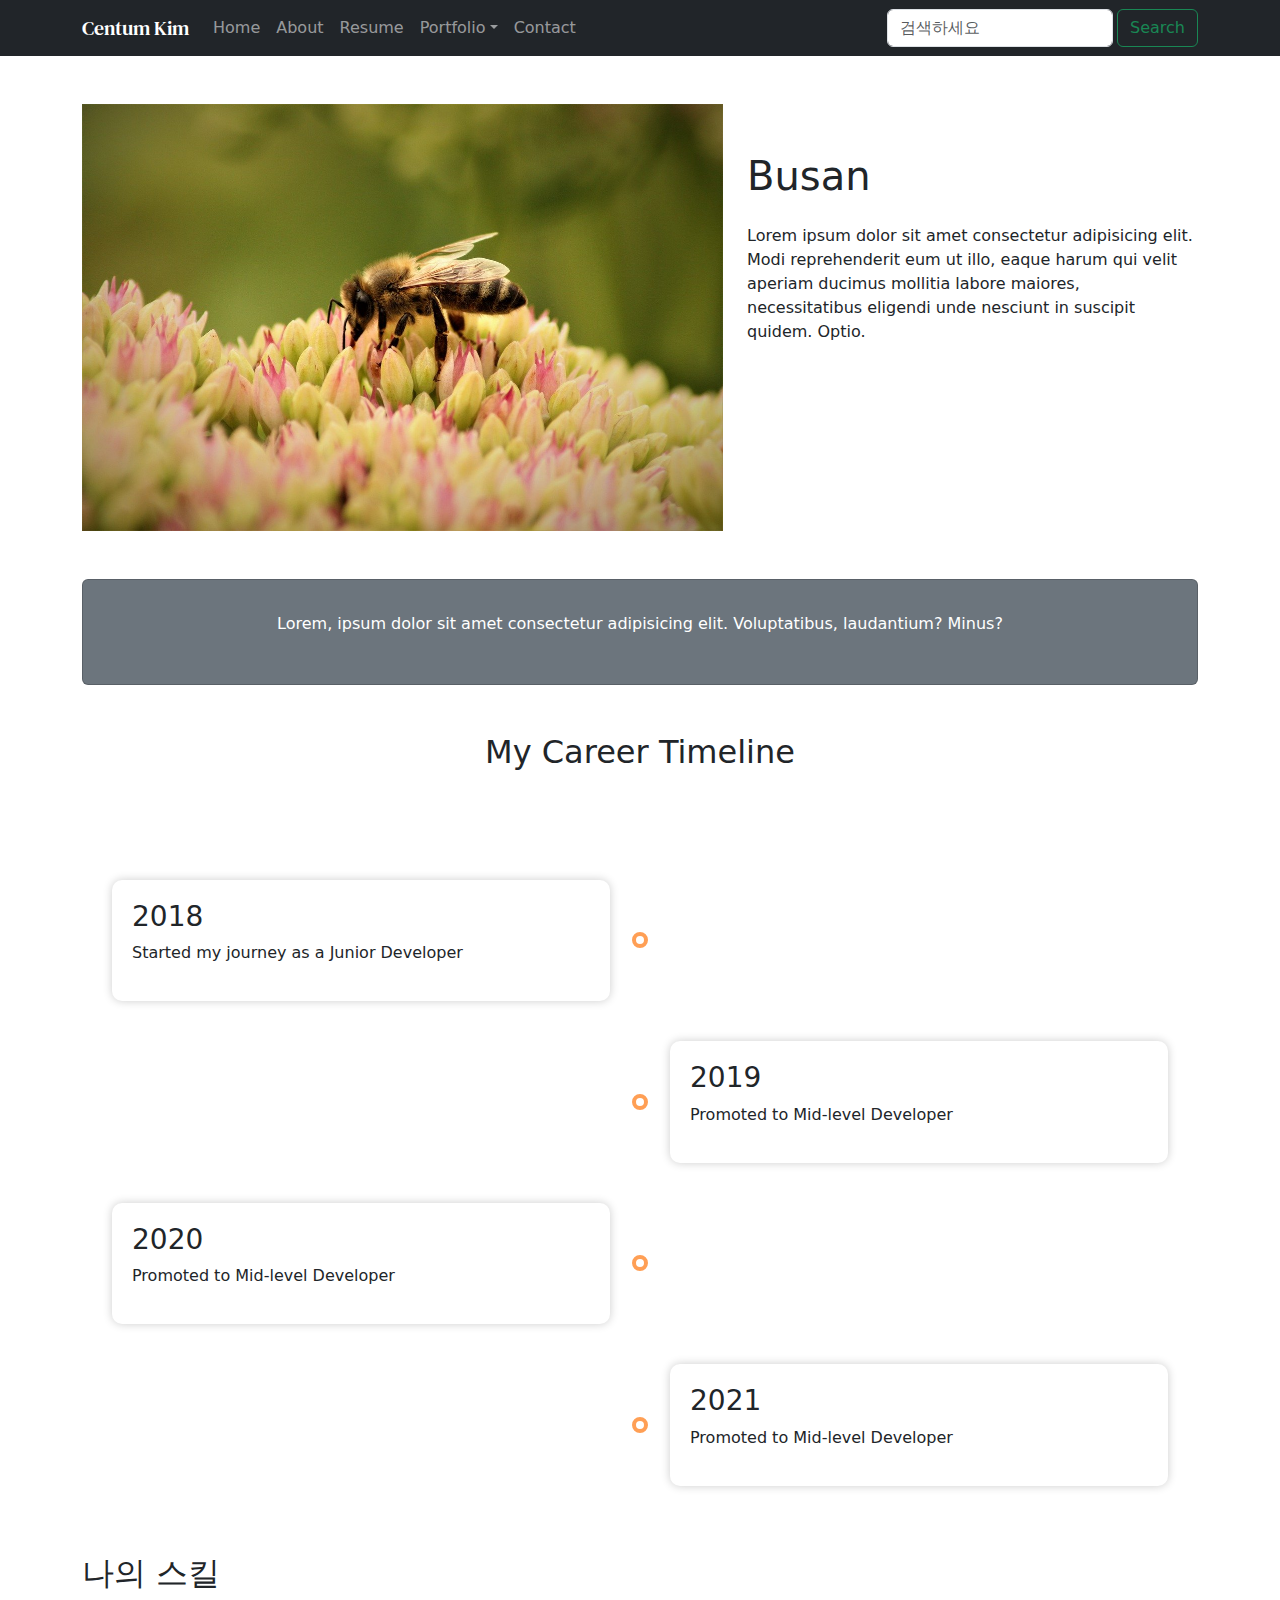
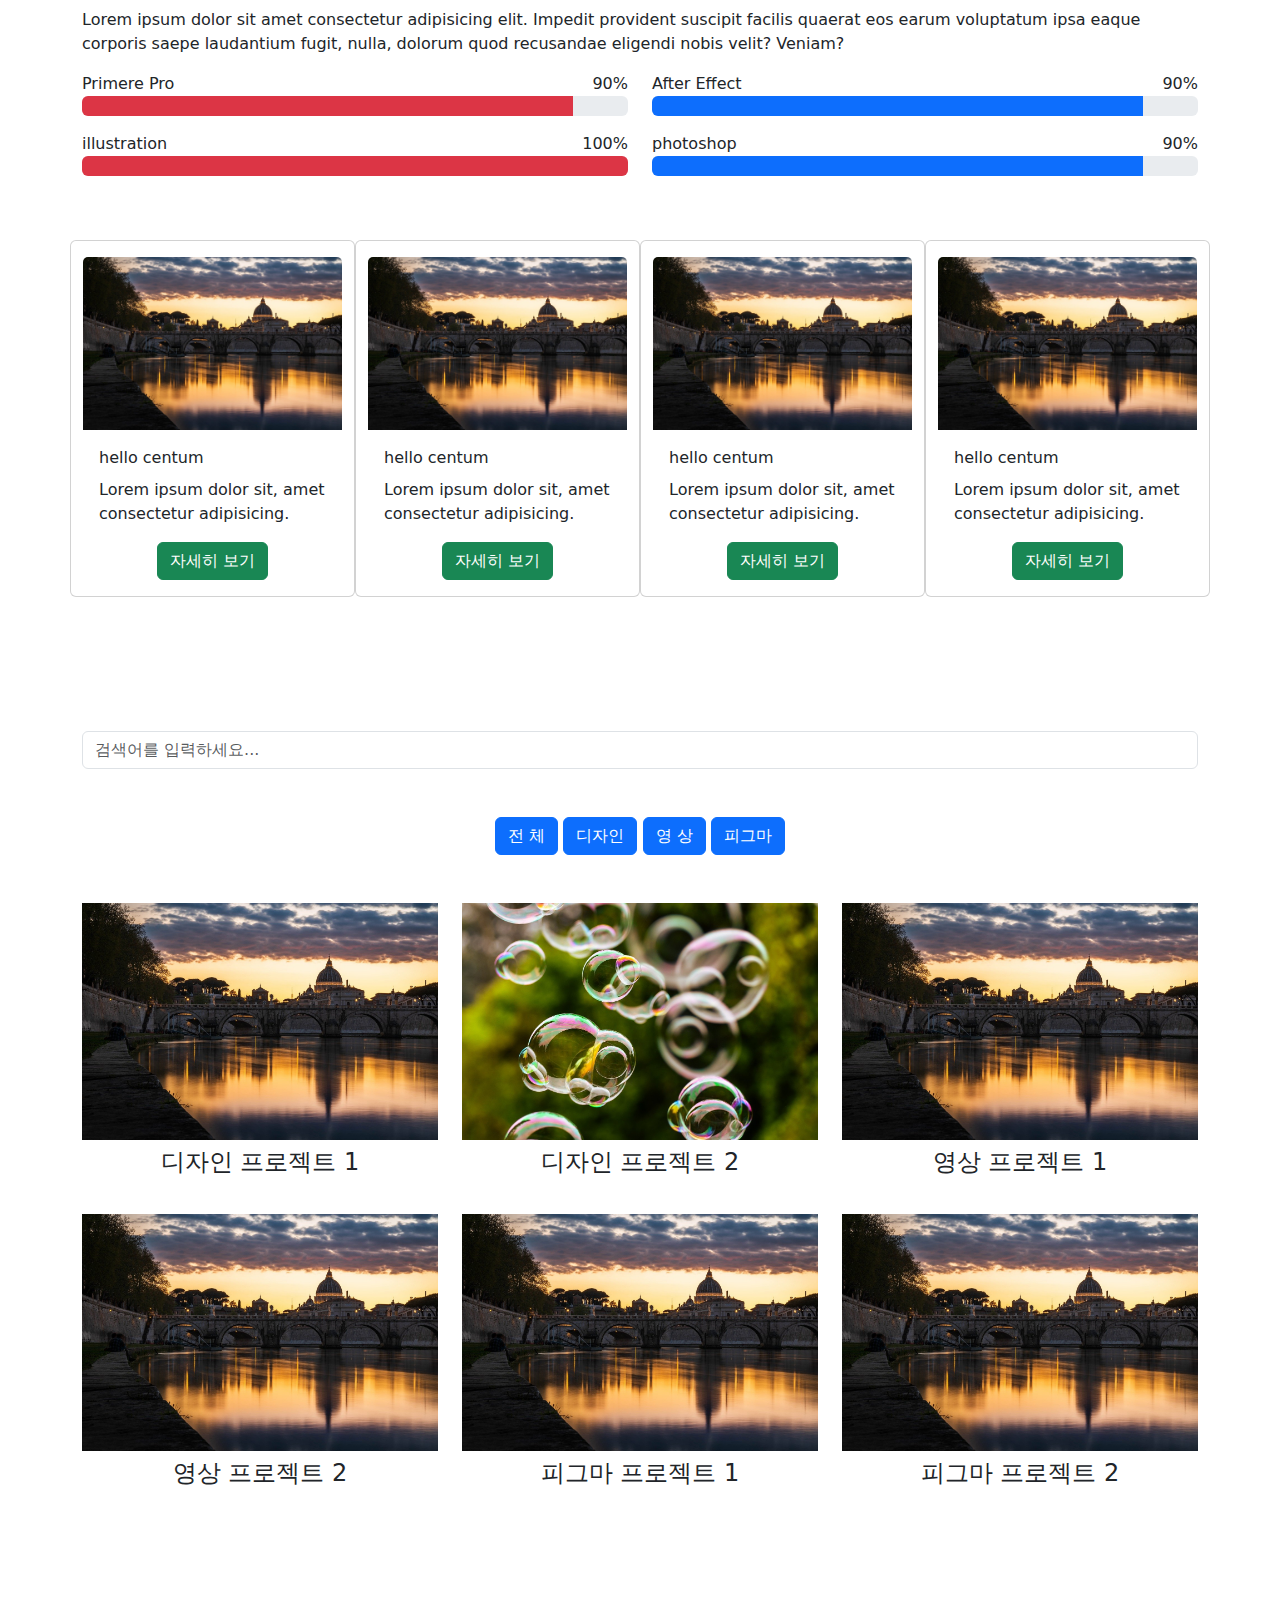
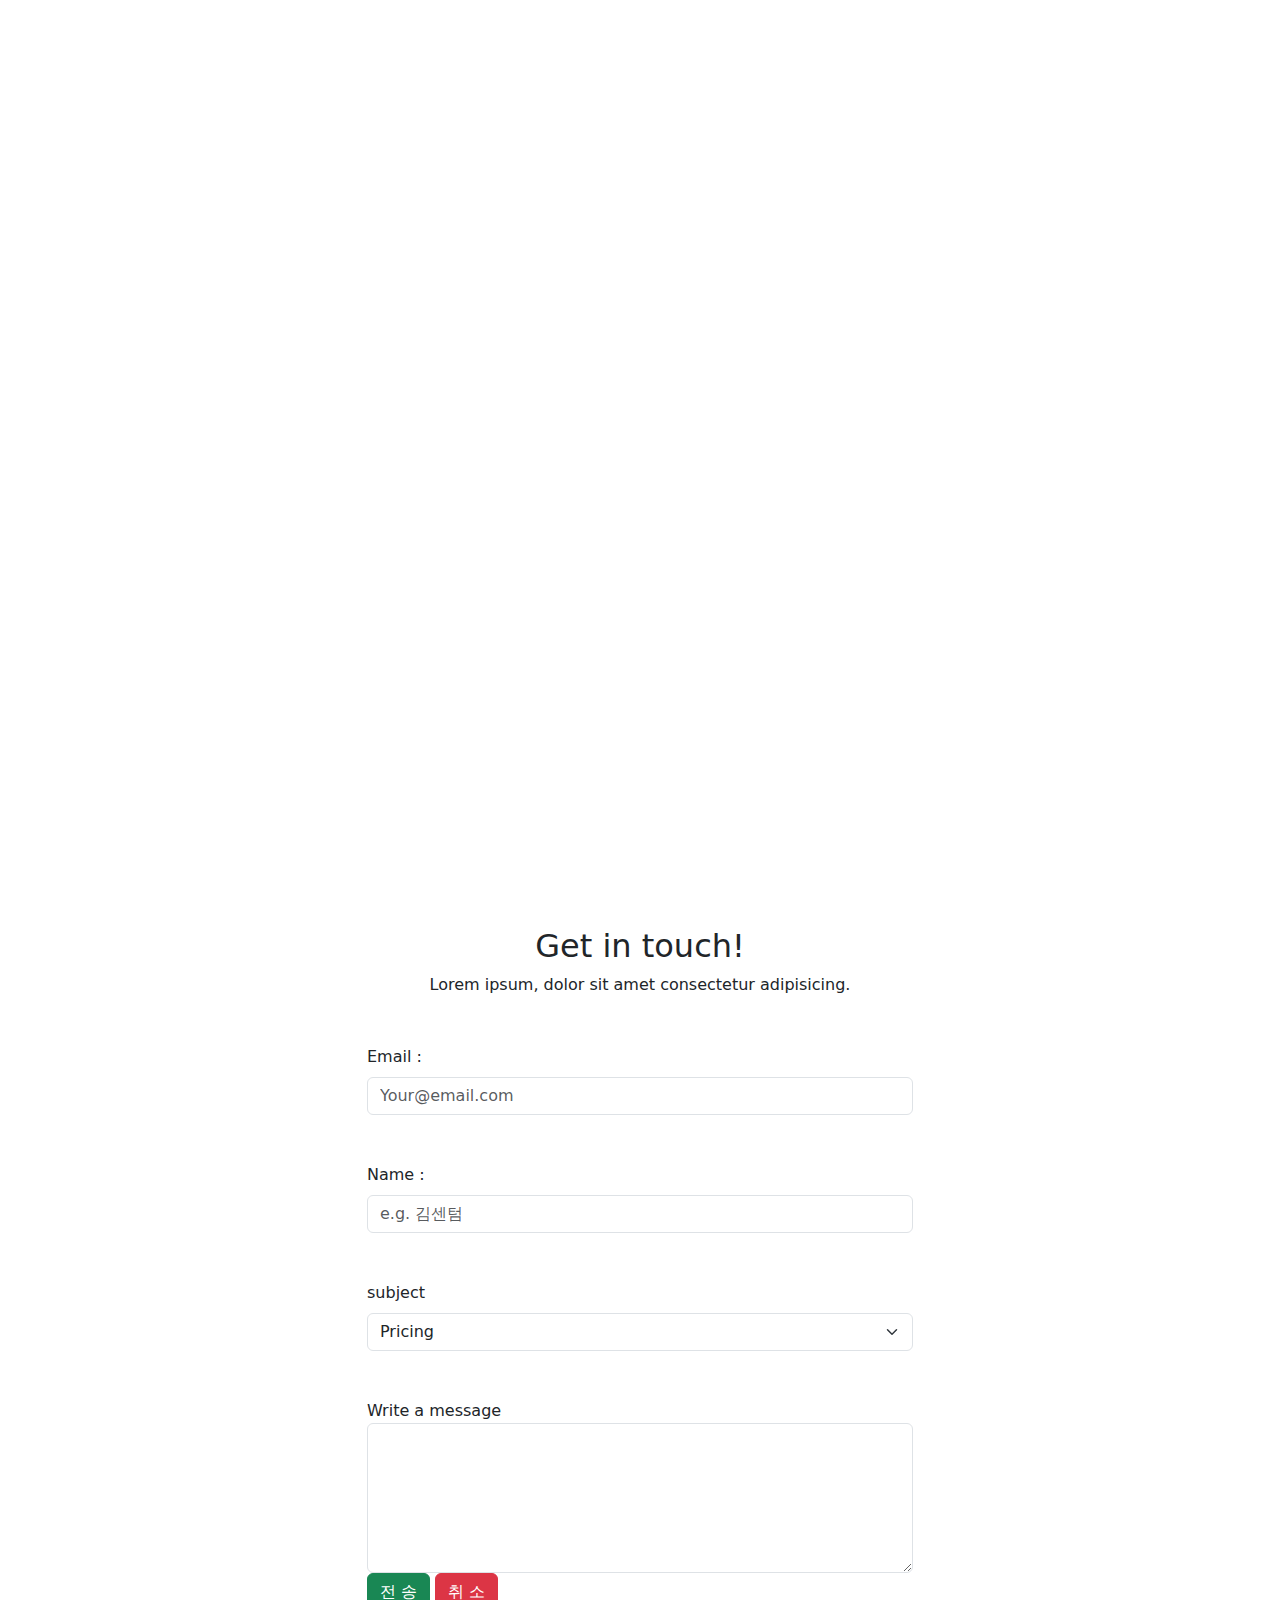
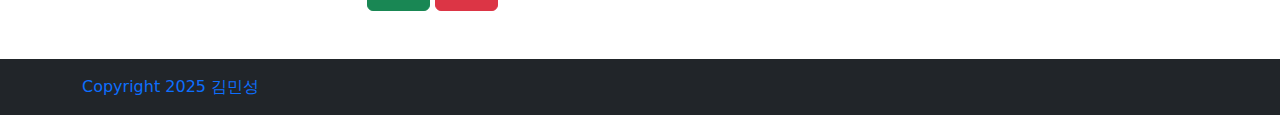
<file: index.html>
<!DOCTYPE html>
<html lang="ko">
<head>
    <meta charset="UTF-8">
    <meta name="author" content="김민성">
    <meta http-equiv="X-UA-Compatible" content="ie=edge">
    <meta name="keywords" name="포트폴리오, html, css, js, 영상">
    <meta name="Description" name="안녕하세요. 디자인과 영상 전문입니다.">
    <meta name="robots" content="noindex, nofollw">
    <meta name="viewport" content="width=device-width, initial-scale=1.0">
    <!-- Favicons -->

    <link rel="icon" href="./img/icons8-별-64.png" type="image/x-icon">
    <link rel="apple-touch-icon" href="./img/apple-touch-icon">

    <link rel="stylesheet" href="./css/bootstrap.min.css">
    <link rel="stylesheet" href="./css/bootstrap-icons.css">
    <link rel="stylesheet" href="./css/aos.css">
    <link rel="stylesheet" href="./css/glightbox.min.css">

    <link rel="stylesheet" href="./css/app.css">
    <title>김민성의 포트폴리오</title>
</head>
<body>
    <header class="sticky-top">
        <nav class="navbar navbar-expand-lg navbar-dark bg-dark">
            <div class="container">
                <a href="#" class="navbar-brand dm-serif-text-regular">Centum Kim</a>
                <button type="button" class="navbar-toggler" data-bs-toggle="collapse" data-bs-target="#navbarNav" aria-controls="navbarNav" aria-expanded="false"> <span class="navbar-toggler-icon"></span></button>

                <div id="navbarNav" class="collapse navbar-collapse">
                    <ul class="navbar-nav me-auto mb-2 mb-lg-0">
                        <li class="nav-item"><a href="#" class="nav-link">Home</a></li>
                        <li class="nav-item"><a href="" class="nav-link">About</a></li>
                        <li class="nav-item"><a href="#card" class="nav-link">Resume</a></li>
                        <li class="nav-item dropdown">
                            <a href="#portfolio" class="nav-link dropdown-toggle" role="button" data-bs-toggle="dropdown" id="navbarDropdown" aria-expanded="false">Portfolio</a>

                            <ul class="dropdown-menu" aria-labelledby="navbarDropdown">
                                <li><a href="" class="dropdown-item">디자인</a></li>
                                <li><a href="" class="dropdown-item">영상</a></li>
                                <li><a href="" class="dropdown-item">피그마</a></li>
                                <li><hr class="dropdown-divider"></li>
                                <li><a href="" class="dropdown-item">WEB</a></li>
                            </ul>

                        </li>
                        <li class="nav-item"><a href="" class="nav-link">Contact</a></li>

                    </ul>
                    <form class="d-flex">
                        <input type="search" class="form-control me-1" placeholder="검색하세요" aria-label="Search">
                        <button type="submit" class="btn btn-outline-success">Search</button>
                    </form>


                        
                    
                </div>
            </div>

        </nav>
    </header>
    <main class="my-5">
        <section>
            <div class="container">
                <div class="row">
                    <div class="col-md-7 order-1 order-md-0">
                        <img src="./img/bee-9500879_1280.jpg" class="img-fluid" alt="">
                    </div>
                    <div class="col-md-5 order-0 order-md-1">
                        <h1 class="mt-5">Busan</h1>
                        <p class="mt-4">Lorem ipsum dolor sit amet consectetur adipisicing elit. Modi reprehenderit eum ut illo, eaque harum qui velit aperiam ducimus mollitia labore maiores, necessitatibus eligendi unde nesciunt in suscipit quidem. Optio.</p>
                    </div>
                </div>
                <div class="row my-5">
                    <div class="col">
                        <div class="bg-secondary text-white py-3 card text-center">
                            <div class="card-body">
                                <p>Lorem, ipsum dolor sit amet consectetur adipisicing elit. Voluptatibus, laudantium? Minus?</p>
                            </div>
                        </div>
                    </div>
                </div>
            </div>
        </section>
        <section id="career">
            <div class="container">
                <h2 class="text-center my-5">My Career Timeline</h2>
                <div class="timeline">
                    <div class="timeline-item">
                        <div class="timeline-item-content">
                            <h3>2018</h3>
                            <p>Started my journey as a Junior Developer</p>
                        </div>
                    </div>
                    <div class="timeline-item">
                        <div class="timeline-item-content">
                            <h3>2019</h3>
                            <p>Promoted to Mid-level Developer</p>
                        </div>
                    </div>
                    <div class="timeline-item">
                        <div class="timeline-item-content">
                            <h3>2020</h3>
                            <p>Promoted to Mid-level Developer</p>
                        </div>
                    </div>
                    <div class="timeline-item">
                        <div class="timeline-item-content">
                            <h3>2021</h3>
                            <p>Promoted to Mid-level Developer</p>
                        </div>
                    </div>
                </div>

            </div>
        </section>
        
        <section id="skill">
            <div class="container my-5">
                <h2 class="mb-3">나의 스킬</h2>
                <p class="mb-3">Lorem ipsum dolor sit amet consectetur adipisicing elit. Impedit provident suscipit facilis quaerat eos earum voluptatum ipsa eaque corporis saepe laudantium fugit, nulla, dolorum quod recusandae eligendi nobis velit? Veniam?</p>

                <div class="row">
                    <div class="col-md-6 mb-3">
                        <div class="d-flex justify-content-between">
                            <span>Primere Pro</span>
                            <span>90%</span>
                        </div>

                        <div class="progress" style="height: 20px;">
                            <div class="progress-bar bg-danger" role="progressbar" style="width: 0%;" data-bs-target="90">

                            </div>
                        </div>
                    </div>
                    <div class="col-md-6 mb-3">
                        <div class="d-flex justify-content-between">
                            <span>After Effect</span>
                            <span>90%</span>
                        </div>

                        <div class="progress" style="height: 20px;">
                            <div class="progress-bar bg-skyblue" role="progressbar" style="width: 0%;" data-bs-target="90">

                            </div>
                        </div>
                    </div>
                    <div class="col-md-6 mb-3">
                        <div class="d-flex justify-content-between">
                            <span>illustration</span>
                            <span>100%</span>
                        </div>

                        <div class="progress" style="height: 20px;">
                            <div class="progress-bar bg-danger" role="progressbar" style="width: 0%;" data-bs-target="100">

                            </div>
                        </div>
                    </div>
                    <div class="col-md-6 mb-3">
                        <div class="d-flex justify-content-between">
                            <span>photoshop</span>
                            <span>90%</span>
                        </div>

                        <div class="progress" style="height: 20px;">
                            <div class="progress-bar bg-skyblue" role="progressbar" style="width: 0%;" data-bs-target="90">

                            </div>
                        </div>
                    </div>
                </div>
            </div>

        </section>
<!--

        <section id="card-aaa">
            <div class="container my-5">
                <div class="row">
                    <div class="col">
                        <div class="card-group">
                            <div class="card">
                                <img src="./img/bee-9500879_1280.jpg" class="cardd-img-top" alt="">
                                <div class="card-body">
                                    <h5>Card Tittle 1</h5>
                                    <p class="card-text">Lorem ipsum dolor sit amet consectetur adipisicing elit.</p>
                                    <div class="d-grid gap-2 d-md-flex justify-content-md-center">
                                        <a href="./card1.html" target="_blank"><button class="btn btn-success">자세히 보기</button></a>
                                    </div>

                                </div>
                            </div>
                            <div class="card">
                                <img src="./img/bee-9500879_1280.jpg" class="cardd-img-top" alt="">
                                <div class="card-body">
                                    <h5>Card Tittle 1</h5>
                                    <p class="card-text">Lorem ipsum dolor sit amet consectetur adipisicing elit.</p>
                                    <div class="d-grid gap-2 d-md-flex justify-content-md-center">
                                        <a href="./card1.html" target="_blank"><button class="btn btn-success">자세히 보기</button></a>
                                    </div>

                                </div>
                            </div>
                            <div class="card">
                                <img src="./img/bee-9500879_1280.jpg" class="cardd-img-top" alt="">
                                <div class="card-body">
                                    <h5>Card Tittle 1</h5>
                                    <p class="card-text">Lorem ipsum dolor sit amet consectetur adipisicing elit.</p>
                                    <div class="d-grid gap-2 d-md-flex justify-content-md-center">
                                        <a href="./card1.html" target="_blank"><button class="btn btn-success">자세히 보기</button></a>
                                    </div>

                                </div>
                            </div>
                            <div class="card">
                                <img src="./img/bee-9500879_1280.jpg" class="cardd-img-top" alt="">
                                <div class="card-body">
                                    <h5>Card Tittle 1</h5>
                                    <p class="card-text">Lorem ipsum dolor sit amet consectetur adipisicing elit.</p>
                                    <div class="d-grid gap-2 d-md-flex justify-content-md-center">
                                        <a href="./card1.html" target="_blank"><button class="btn btn-success">자세히 보기</button></a>
                                    </div>

                                </div>
                            </div>
                        </div>
                    </div>
                </div>

            </div>
        </section>
-->
        <section id="card">
            <div class="container">
                <div class="row">
                    <div class="card col-lg-3 col-md-6 col-sm-12">
                        <img src="./img/tiber-river-9505401_1280.jpg" class="card-img-top mt-3" alt="">
                        <div class="card-body">
                            <div class="card-title">
                                hello centum
                            </div>
                            <p class="card-text">Lorem ipsum dolor sit, amet consectetur adipisicing.</p>
                            <div class="d-grid gap-2 d-md-flex justify-content-md-center">
                                <a href="./card1.html" target="_blank"><button class="btn btn-success">자세히 보기</button></a>
                            </div>
                        </div>
                    </div>
                    <div class="card col-lg-3 col-md-6 col-sm-12">
                        <img src="./img/tiber-river-9505401_1280.jpg" class="card-img-top mt-3" alt="">
                        <div class="card-body">
                            <div class="card-title">
                                hello centum
                            </div>
                            <p class="card-text">Lorem ipsum dolor sit, amet consectetur adipisicing.</p>
                            <div class="d-grid gap-2 d-md-flex justify-content-md-center">
                                <a href="./card1.html" target="_blank"><button class="btn btn-success">자세히 보기</button></a>
                            </div>
                        </div>
                    </div>
                    <div class="card col-lg-3 col-md-6 col-sm-12">
                        <img src="./img/tiber-river-9505401_1280.jpg" class="card-img-top mt-3" alt="">
                        <div class="card-body">
                            <div class="card-title">
                                hello centum
                            </div>
                            <p class="card-text">Lorem ipsum dolor sit, amet consectetur adipisicing.</p>
                            <div class="d-grid gap-2 d-md-flex justify-content-md-center">
                                <a href="./card1.html" target="_blank"><button class="btn btn-success">자세히 보기</button></a>
                            </div>
                        </div>
                    </div>
                    <div class="card col-lg-3 col-md-6 col-sm-12">
                        <img src="./img/tiber-river-9505401_1280.jpg" class="card-img-top mt-3" alt="">
                        <div class="card-body">
                            <div class="card-title">
                                hello centum
                            </div>
                            <p class="card-text">Lorem ipsum dolor sit, amet consectetur adipisicing.</p>
                            <div class="d-grid gap-2 d-md-flex justify-content-md-center">
                                <a href="./card1.html" target="_blank"><button class="btn btn-success">자세히 보기</button></a>
                            </div>
                        </div>
                    </div>
                </div>

            </div>
        </section>

        <section id="portfolio">
            <div class="container mt-5">
                <h2 class="text-center mb-5" data-aos="fade-up">Design & Portfolio</h2>
                <input type="text" id="searchInput" class="form-control" placeholder="검색어를 입력하세요...">

                <!-- 분류 버튼 -->
                 <div class="text-center">
                    <button type="button" class="mt-5 btn btn-primary filter-btn"  data-filter="all">전 체</button>
                    <button type="button" class="mt-5 btn btn-primary filter-btn"  data-filter="design">디자인</button>
                    <button type="button" class="mt-5 btn btn-primary filter-btn"  data-filter="video">영 상</button>
                    <button type="button" class="mt-5 btn btn-primary filter-btn"  data-filter="figma">피그마</button>
                 </div>
                 <!-- 포트폴리오 아이템 -->
                  <div class="row mt-5" id="portfolio-items">
                    <div class="col-lg-4 col-md-6 col-sm-12 portfolio-item" data-category="design">
                        <img src="./img/tiber-river-9505401_1280.jpg" alt="디자인 1" class="img-fluid" data-bs-toggle="modal" data-bs-target="#designModal1">
                        <h4 class="text-center mt-2">디자인 프로젝트 1</h4>

                    </div>

                    <div class="col-lg-4 col-md-6 col-sm-12 portfolio-item" data-category="design">
                        <img src="./img/soap-bubbles-9585871_1280.jpg" alt="디자인 2" class="img-fluid" data-bs-toggle="modal" data-bs-target="#designModal2">
                        <h4 class="text-center mt-2">디자인 프로젝트 2</h4>

                    </div>

                    <div class="col-lg-4 col-md-6 col-sm-12 portfolio-item" data-category="video">
                        <img src="./img/tiber-river-9505401_1280.jpg" alt="영상 1" class="img-fluid" data-bs-toggle="modal" data-bs-target="#videoModal1">
                        <h4 class="text-center mt-2">영상 프로젝트 1</h4>

                    </div>

                    <div class="col-lg-4 col-md-6 col-sm-12 portfolio-item" data-category="video">
                        <img src="./img/tiber-river-9505401_1280.jpg" alt="영상 2" class="img-fluid" data-bs-toggle="modal" data-bs-target="#videoModal2">
                        <h4 class="text-center mt-2">영상 프로젝트 2</h4>

                    </div>

                    <div class="col-lg-4 col-md-6 col-sm-12 portfolio-item" data-category="figma">
                        <img src="./img/tiber-river-9505401_1280.jpg" alt="피그마 1" class="img-fluid" data-bs-toggle="modal" data-bs-target="#figmaModal1">
                        <h4 class="text-center mt-2">피그마 프로젝트 1</h4>

                    </div>

                    <div class="col-lg-4 col-md-6 col-sm-12 portfolio-item" data-category="figma">
                        <img src="./img/tiber-river-9505401_1280.jpg" alt="피그마 2" class="img-fluid" data-bs-toggle="modal" data-bs-target="#figmaModal2">
                        <h4 class="text-center mt-2">피그마 프로젝트 2</h4>

                    </div>
                  </div>

            </div>

        </section>


        <section id="tabs" class="tabs section my-5">
            <div class="container section-title" data-aos="fade-up">
                <h2 class="text-center">Department</h2>
                <p class="text-center">Lorem ipsum dolor sit amet consectetur adipisicing elit. Nemo!</p>
            </div>
            <div class="container" data-aos="fade-up" data-aos-delay="100">
                <div class="row">
                    <div class="col-lg-2">
                        <ul class="nav nav-tabs flex-column">
                            <li class="nav-item"><a class="nav-link active show" data-bs-toggle="tab" href="#tabs-tab-1">상세 페이지 1</a></li>
                            <li class="nav-item"><a class="nav-link" data-bs-toggle="tab" href="#tabs-tab-2">상세 페이지 2</a></li>
                            <li class="nav-item"><a class="nav-link" data-bs-toggle="tab" href="#tabs-tab-3">상세 페이지 3</a></li>
                            <li class="nav-item"><a class="nav-link" data-bs-toggle="tab" href="#tabs-tab-4">상세 페이지 4</a></li>
                            <li class="nav-item"><a class="nav-link" data-bs-toggle="tab" href="#tabs-tab-5">상세 페이지 5</a></li>
                        </ul>
                    </div>
                    <div class="col-lg-10 mt-5 mt-lg-0">
                        <div class="tab-content">
                            <div class="tab-pane active show" id="tabs-tab-1">
                                <div class="row">
                                    <div class="col-lg-8 details order-2 order-lg-1">
                                        <h3>상세 페이지 설명 1</h3>
                                        <p class="fst-italic">Lorem ipsum dolor sit amet consectetur adipisicing elit. </p> <p>Quam voluptates quaerat blanditiis. Deleniti excepturi suscipit magnam, facilis dolor placeat alias modi error doloremque eius hic natus, ab, quam recusandae officia.</p>
                                    </div>
                                    <div class="col-lg-4 text-center order-1 order-lg-2">
                                        <a href="./img/강1.jpg"><img src="./img/강1.jpg" alt="" class="img-fluid"></a>
                                    </div>
                                </div>
                            </div>

                            <div class="tab-pane" id="tabs-tab-2">
                                <div class="row">
                                    <div class="col-lg-8 details order-2 order-lg-1">
                                        <h3>상세 페이지 설명 2</h3>
                                        <p class="fst-italic">Lorem ipsum dolor sit amet consectetur adipisicing elit. </p> <p>Quam voluptates quaerat blanditiis. Deleniti excepturi suscipit magnam, facilis dolor placeat alias modi error doloremque eius hic natus, ab, quam recusandae officia.</p>
                                    </div>
                                    <div class="col-lg-4 text-center order-1 order-lg-2">
                                        <img src="./img/강2.jpg" alt="" class="img-fluid">
                                    </div>
                                </div>
                            </div>

                            <div class="tab-pane" id="tabs-tab-3">
                                <div class="row">
                                    <div class="col-lg-8 details order-2 order-lg-1">
                                        <h3>상세 페이지 설명 3</h3>
                                        <p class="fst-italic">Lorem ipsum dolor sit amet consectetur adipisicing elit. </p> <p>Quam voluptates quaerat blanditiis. Deleniti excepturi suscipit magnam, facilis dolor placeat alias modi error doloremque eius hic natus, ab, quam recusandae officia.</p>
                                    </div>
                                    <div class="col-lg-4 text-center order-1 order-lg-2">
                                        <img src="./img/강3.jpg" alt="" class="img-fluid">
                                    </div>
                                </div>
                            </div>

                            <div class="tab-pane" id="tabs-tab-4">
                                <div class="row">
                                    <div class="col-lg-8 details order-2 order-lg-1">
                                        <h3>상세 페이지 설명 4</h3>
                                        <p class="fst-italic">Lorem ipsum dolor sit amet consectetur adipisicing elit. </p> <p>Quam voluptates quaerat blanditiis. Deleniti excepturi suscipit magnam, facilis dolor placeat alias modi error doloremque eius hic natus, ab, quam recusandae officia.</p>
                                    </div>
                                    <div class="col-lg-4 text-center order-1 order-lg-2">
                                        <img src="./img/강4.jpg" alt="" class="img-fluid">
                                    </div>
                                </div>
                            </div>

                            <div class="tab-pane" id="tabs-tab-5">
                                <div class="row">
                                    <div class="col-lg-8 details order-2 order-lg-1">
                                        <h3>상세 페이지 설명 5</h3>
                                        <p class="fst-italic">Lorem ipsum dolor sit amet consectetur adipisicing elit. </p> <p>Quam voluptates quaerat blanditiis. Deleniti excepturi suscipit magnam, facilis dolor placeat alias modi error doloremque eius hic natus, ab, quam recusandae officia.</p>
                                    </div>
                                    <div class="col-lg-4 text-center order-1 order-lg-2">
                                        <img src="./img/강5.jpg" alt="" class="img-fluid">
                                    </div>
                                </div>
                            </div>
                        </div>

                    </div>
                </div>

            </div>

        </section>

<!--
        <section id="tab1 my-5">
            <div class="container section-title" data-aos="fade-up">
                <h2 class="text-center">Department</h2>
                <p class="text-center">Lorem ipsum dolor sit amet consectetur adipisicing elit. Nemo!</p>
            </div>
            <div class="container" data-aos="fade-up" data-aos-delay="100">
                <div class="row">
                    <div class="col-lg-3">
                        <ul class="nav nav-tabs flex-column">
                            <li class="nav-item"><a class="nav-link" data-bs-toggle="tab" href="#tabs-tab-6">상세 페이지 1</a></li>
                            <li class="nav-item"><a class="nav-link" data-bs-toggle="tab" href="#tabs-tab-7">상세 페이지 2</a></li>
                            <li class="nav-item"><a class="nav-link" data-bs-toggle="tab" href="#tabs-tab-8">상세 페이지 3</a></li>
                            <li class="nav-item"><a class="nav-link" data-bs-toggle="tab" href="#tabs-tab-9">상세 페이지 4</a></li>
                            <li class="nav-item"><a class="nav-link" data-bs-toggle="tab" href="#tabs-tab-10">상세 페이지 5</a></li>
                        </ul>
                    </div>
                    <div class="col-lg-9 mt-5 mt-lg-0">
                        <div class="tab-content">
                            <div class="tab-pane" id="tabs-tab-6">
                                <div class="row">
                                    <div class="col-lg-8 details order-2 order-lg-1">
                                        <h3>상세 페이지 설명 6</h3>
                                        <p class="fst-italic">Lorem ipsum dolor sit amet consectetur adipisicing elit. </p> <p>Quam voluptates quaerat blanditiis. Deleniti excepturi suscipit magnam, facilis dolor placeat alias modi error doloremque eius hic natus, ab, quam recusandae officia.</p>
                                    </div>
                                    <div class="col-lg-4 text-center order-1 order-lg-2">
                                        <img src="./img/강1.jpg" alt="" class="img-fluid">
                                    </div>
                                </div>
                            </div>

                            <div class="tab-pane" id="tabs-tab-7">
                                <div class="row">
                                    <div class="col-lg-8 details order-2 order-lg-1">
                                        <h3>상세 페이지 설명 7</h3>
                                        <p class="fst-italic">Lorem ipsum dolor sit amet consectetur adipisicing elit. </p> <p>Quam voluptates quaerat blanditiis. Deleniti excepturi suscipit magnam, facilis dolor placeat alias modi error doloremque eius hic natus, ab, quam recusandae officia.</p>
                                    </div>
                                    <div class="col-lg-4 text-center order-1 order-lg-2">
                                        <img src="./img/강2.jpg" alt="" class="img-fluid">
                                    </div>
                                </div>
                            </div>

                            <div class="tab-pane" id="tabs-tab-8">
                                <div class="row">
                                    <div class="col-lg-8 details order-2 order-lg-1">
                                        <h3>상세 페이지 설명 8</h3>
                                        <p class="fst-italic">Lorem ipsum dolor sit amet consectetur adipisicing elit. </p> <p>Quam voluptates quaerat blanditiis. Deleniti excepturi suscipit magnam, facilis dolor placeat alias modi error doloremque eius hic natus, ab, quam recusandae officia.</p>
                                    </div>
                                    <div class="col-lg-4 text-center order-1 order-lg-2">
                                        <img src="./img/강3.jpg" alt="" class="img-fluid">
                                    </div>
                                </div>
                            </div>

                            <div class="tab-pane" id="tabs-tab-9">
                                <div class="row">
                                    <div class="col-lg-8 details order-2 order-lg-1">
                                        <h3>상세 페이지 설명 9</h3>
                                        <p class="fst-italic">Lorem ipsum dolor sit amet consectetur adipisicing elit. </p> <p>Quam voluptates quaerat blanditiis. Deleniti excepturi suscipit magnam, facilis dolor placeat alias modi error doloremque eius hic natus, ab, quam recusandae officia.</p>
                                    </div>
                                    <div class="col-lg-4 text-center order-1 order-lg-2">
                                        <img src="./img/강4.jpg" alt="" class="img-fluid">
                                    </div>
                                </div>
                            </div>

                            <div class="tab-pane" id="tabs-tab-10">
                                <div class="row">
                                    <div class="col-lg-8 details order-2 order-lg-1">
                                        <h3>상세 페이지 설명 10</h3>
                                        <p class="fst-italic">Lorem ipsum dolor sit amet consectetur adipisicing elit. </p> <p>Quam voluptates quaerat blanditiis. Deleniti excepturi suscipit magnam, facilis dolor placeat alias modi error doloremque eius hic natus, ab, quam recusandae officia.</p>
                                    </div>
                                    <div class="col-lg-4 text-center order-1 order-lg-2">
                                        <img src="./img/강5.jpg" alt="" class="img-fluid">
                                    </div>
                                </div>
                            </div>
                        </div>

                    </div>
                </div>

            </div>

        </section>
-->

        <section id="about" class="about section my-5">
            <div class="container section-title" data-aos="fade-up">
                <h2>About Us</h2>
                <p>Lorem ipsum, dolor sit amet consectetur adipisicing elit. Nobis, aliquid necessitatibus.</p>
            </div>
            <div class="container">
                <div class="row gy-4">
                    <div class="col-md-6 position-relative align-self-start" data-aos="fade-up" data-aos-delay="100">
                        <img src="./img/강1.jpg" class="img-fluid" alt="">
                        <a href="https://www.youtube.com/watch?v=qLnS0M9JOMw" class="glightbox video-play-btn"></a>
                    </div>
                    <div class="col-md-6 content" data-aos="fade-up" data-aos-delay="200">
                        <h3>Hello, Centum</h3>
                        <p class="fst-italic">Lorem ipsum, dolor sit amet consectetur adipisicing elit. Necessitatibus ratione nam sunt facilis pariatur illum, cupiditate commodi sit. Minus facilis pariatur adipisci minima dolores earum maxime voluptate iure sapiente officiis.</p>
                        <ul>
                            <li><i class="bi bi-check2-all"></i><span>Lorem ipsum dolor, sit amet consectetur adipisicing.</span></li>

                            <li><i class="bi bi-check2-all"></i><span>Lorem ipsum dolor, sit amet consectetur adipisicing.</span></li>

                            <li><i class="bi bi-check2-all"></i><span>Lorem ipsum dolor, sit amet consectetur adipisicing.</span></li>
                        </ul>
                        <p>Lorem ipsum dolor sit amet consectetur adipisicing elit. Suscipit maxime, minus a maiores quisquam consequuntur fugit sequi et voluptates ducimus cumque nam sapiente corrupti sit ea amet, omnis minima. Repudiandae?</p>
                    </div>
                </div>
            </div>
        </section>


        <section id="contact">
            <div class="container mt-5">
                <div class="text-center">
                    <h2>Get in touch!</h2>
                    <p>Lorem ipsum, dolor sit amet consectetur adipisicing.</p>
                </div>


                <div class="row justify-content-center my-5">
                    <div class="col-6">
                        <form action="">
                            <label for="email" class="form-label">Email : </label>
                            <input type="email" class="form-control" id="email" placeholder="Your@email.com">
                            <div class="my-5">
                                <label for="name" class="form-label">Name : </label>
                                <input type="text" id="name" class="form-control" placeholder="e.g. 김센텀">
                            </div>
                            <label for="subject" class="form-label">subject</label>
                            <select name="subject" id="subject" class="form-select">
                                <option value="pricing">Pricing</option>
                                <option value="tectnical">Tectnical</option>
                                <option value="other">Other</option>
                            </select>
                            <div class="mt-5">
                                <label for="query">Write a message</label>
                                <textarea name="query" id="query" style="height: 150px;" class="form-control" placeholder="Write a message">
                                

                                </textarea>
                            </div>
                            <div class="">
                                <button type="submit" class="btn btn-success">전 송</button>
                                <button type="reset" class="btn btn-danger">취 소</button>
                            </div>
                        </form>
                    </div>
                </div>
            </div>

        </section>
        
    </main>


    <section id="modal-section">
        <div class="container">
            <div class="modal fade" id="designModal1" tabindex="-1" aria-hidden="true">
                <div class="modal-dialog modal-dialog-centered">
                    <div class="modal-content">
                        <div class="modal-header">
                            <h5 class="modal-title">디자인 프로젝트 1</h5>
                            <button type="button" class="btn-close" data-bs-dismiss="modal" aria-label="Close"></button>
                        </div>
                        <div class="modal-body"></div>
                        <img src="./img/bee-9500879_1280.jpg" class="img-fluid mb-3" alt="">
                        <p> 디자인 프로젝트 1에 대한 설명을...</p>
                    </div>

                </div>
            </div>

            <div class="modal fade" id="designModal1" tabindex="-1" aria-hidden="true">
                <div class="modal-dialog modal-dialog-centered">
                    <div class="modal-content">
                        <div class="modal-header">
                            <h5 class="modal-title">디자인 프로젝트 1</h5>
                            <button type="button" class="btn-close" data-bs-dismiss="modal" aria-label="Close"></button>
                        </div>
                        <div class="modal-body"></div>
                        <img src="./img/bee-9500879_1280.jpg" class="img-fluid mb-3" alt="">
                        <p> 디자인 프로젝트 1에 대한 설명을...</p>
                    </div>

                </div>
            </div>

            <div class="modal fade" id="videoModal1" tabindex="-1" aria-hidden="true">
                <div class="modal-dialog modal-dialog-centered">
                    <div class="modal-content">
                        <div class="modal-header">
                            <h5 class="modal-title">영상 프로젝트 1</h5>
                            <button type="button" class="btn-close" data-bs-dismiss="modal" aria-label="Close"></button>
                        </div>
                        <div class="modal-body">
                            <div class="ratio ratio-16x9">
                                <iframe src="https://www.youtube.com/embed/fWpHoAb7D6c?autoplay=1&mute=1&control=1&loop=1&" allowfullscreen></iframe>
                            </div>
                        </div>
                        <p class="ms-3 text">영상 프로젝트 1에 대한 설명을...</p>
                    </div>

                </div>
            </div>

            <div class="modal fade" id="video" tabindex="-1" aria-hidden="true">
                <div class="modal-dialog modal-dialog-centered">
                    <div class="modal-content">
                        <div class="modal-header">
                            <h5 class="modal-title">영상 프로젝트 2</h5>
                            <button type="button" class="btn-close" data-bs-dismiss="modal" aria-label="Close"></button>
                        </div>
                        <div class="modal-body"></div>
                        <img src="./img/bee-9500879_1280.jpg" class="img-fluid mb-3" alt="">
                        <p> 영상 프로젝트 2에 대한 설명을...</p>
                    </div>

                </div>
            </div>

            <div class="modal fade" id="designModal1" tabindex="-1" aria-hidden="true">
                <div class="modal-dialog modal-dialog-centered">
                    <div class="modal-content">
                        <div class="modal-header">
                            <h5 class="modal-title">디자인 프로젝트 1</h5>
                            <button type="button" class="btn-close" data-bs-dismiss="modal" aria-label="Close"></button>
                        </div>
                        <div class="modal-body"></div>
                        <img src="./img/bee-9500879_1280.jpg" class="img-fluid mb-3" alt="">
                        <p> 피그마 프로젝트 1에 대한 설명을...</p>
                    </div>

                </div>
            </div>

            <div class="modal fade" id="designModal1" tabindex="-1" aria-hidden="true">
                <div class="modal-dialog modal-dialog-centered">
                    <div class="modal-content">
                        <div class="modal-header">
                            <h5 class="modal-title">디자인 프로젝트 1</h5>
                            <button type="button" class="btn-close" data-bs-dismiss="modal" aria-label="Close"></button>
                        </div>
                        <div class="modal-body"></div>
                        <img src="./img/bee-9500879_1280.jpg" class="img-fluid mb-3" alt="">
                        <p> 피그마 프로젝트 1에 대한 설명을...</p>
                    </div>

                </div>
            </div>

            
        </div>
        
    </section>
    <footer class="footer mt-auto py-3 bg-dark">
        <div class="container">
            <a style="text-decoration: none;" href="#"> <span>Copyright 2025 김민성</span></a>
        </div>
    </footer>


    <script src="./js/bootstrap.bundle.min.js"></script>
    <script src="./js/glightbox.min.js"></script>
    <script src="./js/aos.js"></script>
    <script src="./js/app.js"></script>
</body>
</html>
</file>
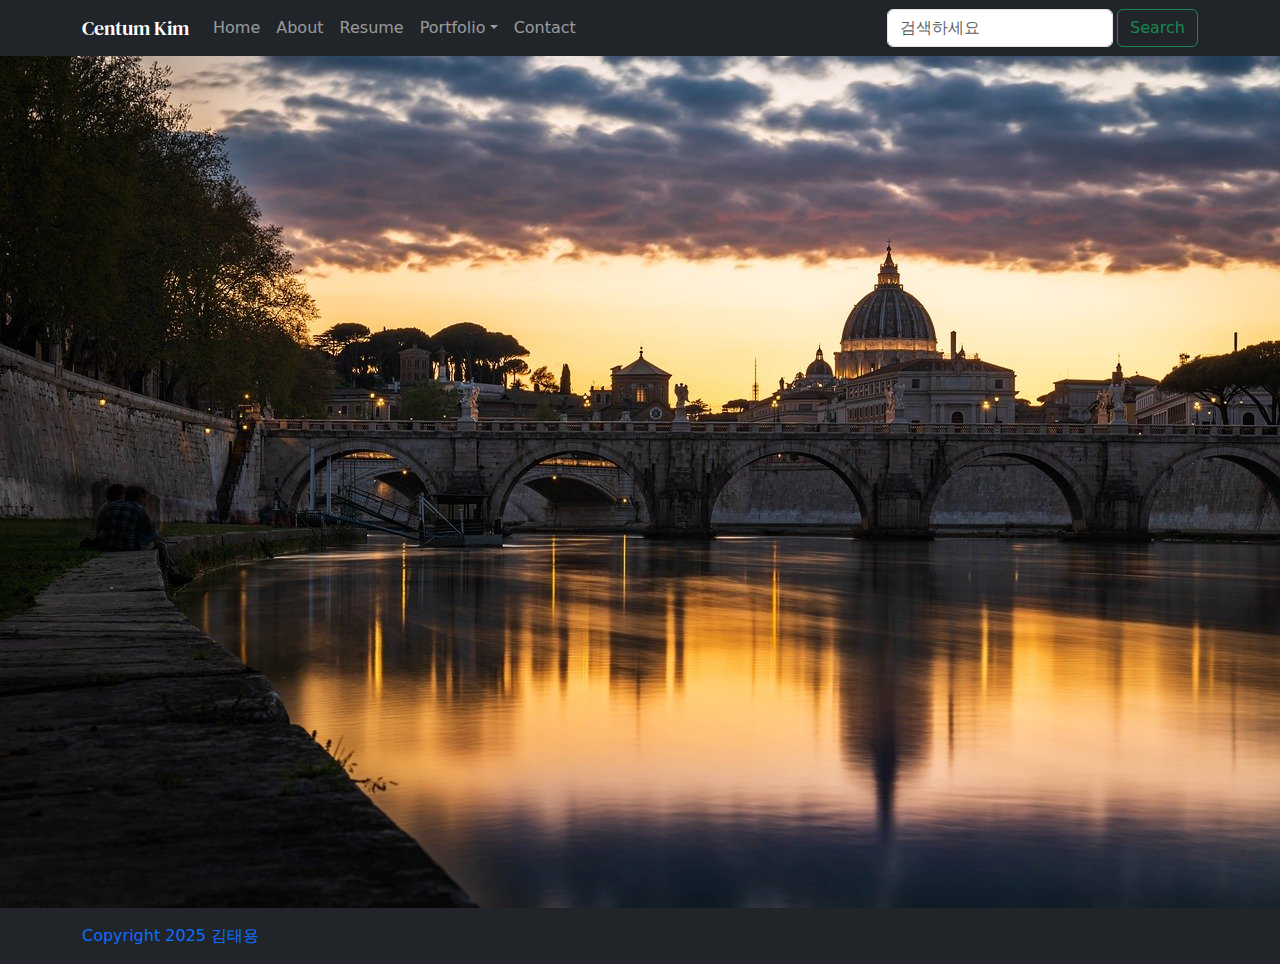
<file: card1.html>
<!DOCTYPE html>
<html lang="ko">
<head>
    <meta charset="UTF-8">
    <meta name="author" content="김민성">
    <meta http-equiv="X-UA-Compatible" content="ie=edge">
    <meta name="keywords" name="포트폴리오, html, css, js, 영상">
    <meta name="Description" name="안녕하세요. 디자인과 영상 전문입니다.">
    <meta name="robots" content="noindex, nofollw">
    <meta name="viewport" content="width=device-width, initial-scale=1.0">
    <!-- Favicons -->

    <link rel="icon" href="./img/icons8-별-64.png" type="image/x-icon">
    <link rel="apple-touch-icon" href="./img/apple-touch-icon">

    <link rel="stylesheet" href="./css/bootstrap.min.css">
    <link rel="stylesheet" href="./css/app.css">
    <title>김민성의 포트폴리오</title>
</head>
<body>
    <header class="sticky-top">
        <nav class="navbar navbar-expand-lg navbar-dark bg-dark">
            <div class="container">
                <a href="#" class="navbar-brand dm-serif-text-regular">Centum Kim</a>
                <button type="button" class="navbar-toggler" data-bs-toggle="collapse" data-bs-target="#navbarNav" aria-controls="navbarNav" aria-expanded="false"> <span class="navbar-toggler-icon"></span></button>

                <div id="navbarNav" class="collapse navbar-collapse">
                    <ul class="navbar-nav me-auto mb-2 mb-lg-0">
                        <li class="nav-item"><a href="./index.html" class="nav-link">Home</a></li>
                        <li class="nav-item"><a href="" class="nav-link">About</a></li>
                        <li class="nav-item"><a href="" class="nav-link">Resume</a></li>
                        <li class="nav-item dropdown">
                            <a href="#" class="nav-link dropdown-toggle" role="button" data-bs-toggle="dropdown" id="navbarDropdown" aria-expanded="false">Portfolio</a>

                            <ul class="dropdown-menu" aria-labelledby="navbarDropdown">
                                <li><a href="" class="dropdown-item">디자인</a></li>
                                <li><a href="" class="dropdown-item">영상</a></li>
                                <li><a href="" class="dropdown-item">피그마</a></li>
                                <li><hr class="dropdown-divider"></li>
                                <li><a href="" class="dropdown-item">WEB</a></li>
                            </ul>

                        </li>
                        <li class="nav-item"><a href="" class="nav-link">Contact</a></li>

                    </ul>
                    <form class="d-flex">
                        <input type="search" class="form-control me-1" placeholder="검색하세요" aria-label="Search">
                        <button type="submit" class="btn btn-outline-success">Search</button>
                    </form>


                        
                    
                </div>
            </div>

        </nav>
    </header>

    <main>
        <img src="./img/tiber-river-9505401_1280.jpg" class="w-100" alt="">
    </main>

    
    <footer class="footer mt-auto py-3 bg-dark">
        <div class="container">
            <a style="text-decoration: none;" href="#"> <span>Copyright 2025 김태용</span></a>
        </div>
    </footer>


    <script src="./js/bootstrap.bundle.min.js"></script>
    <script src="./js/app.js"></script>
</body>
</html>
</file>
<file: css/app.css>
@import url('https://fonts.googleapis.com/css2?family=DM+Serif+Text:ital@0;1&display=swap');

.dm-serif-text-regular {
  font-family: "DM Serif Text", serif;
  font-weight: 400;
  font-style: normal;
}

.dm-serif-text-regular-italic {
  font-family: "DM Serif Text", serif;
  font-weight: 400;
  font-style: italic;
}

:root{
  /* 전체 폰트 선언, 색상 설정 */

  --background-color : #ffffff;
  --default-color : #444444;
  --heading-color : #555555;
  --accent-color : #3fbbc0;
}

/* career section start */

.timeline{
  position: relative;
  max-width: 1200px;
  margin: 0 auto;
  padding: 20px 0;
}

.timeline-item{
  padding: 20px 30px;
  position: relative;
  background-color: inherit;
  width: 50%;
  opacity: 1;
  transform: translateY(20px);
  transition: all 0.5s ease;
/*  ease 천천-빠름-천천
    ease-in : 보통-빠르게
    ease-out : 보통-느리게
    ease-in-out : 천천-보통-천천
    (ease와 그래프 모양이 가틍넫, 기울기 변화 속도는 다르다) */
}

.timeline-item-content{
  padding: 20px;
  background-color: #ffffff;
  border-radius: 10px;
  box-shadow: 0 0 10px rgba(0, 0, 0, 0.2);
}
.timeline-item:nth-child(odd) {
  left: 0;
}

.timeline-item:nth-child(even) {
  left: 50%;
}

.timeline-item:nth-child(odd)::before {
  content:"";
  position: absolute;
  border: 4px solid #ff9f55;
  border-radius: 50%;
  width: 16px;
  height: 16px;
  top: 45%;
  right: -8px;
  background-color: #ffffff;
  z-index: 1;
}

.timeline-item:nth-child(even)::before {
  content:"";
  position: absolute;
  border: 4px solid #ff9f55;
  border-radius: 50%;
  width: 16px;
  height: 16px;
  top: 45%;
  left: -8px;
  background-color: #ffffff;
  z-index: 1;
}
/* career section end */


.portfolio-item {
  cursor: pointer;
  margin-bottom: 1.8rem;
}
.modal-dialog {
  max-width: 50%;
}


/* tabs section  */
.tabs {
  overflow: hidden;
}
.tabs .nav-tabs {
  border: 0;
}

#tabs .nav-link {
  border: 0;
  padding: 12px 5px 12px 0;
  transition: 0.3s;
  color: var(--default-color);
  border-radius: 0;
  border-right: 2px solid color-mix(in srgb,var(--default-color),transparent 90%) ;
  font-weight: 600;
  font-size: 15px;

}
#tabs .nav-link:hover {
  color: var(--accent-color);
}
#tabs .nav-link.active {
  color: var(--accent-color);
  border-color: var(--accent-color);
  background-color: var(--background-color);
}

#tabs .details h3 {
  font-size: 26px;
  font-weight: 600;
  margin-bottom: 20px;
}
#tabs .details p {
  color: color-mix(in srgb,var(--default-color), transparent 20%)
}

#tabs .details p:last-child {
  margin-bottom: 0;
}

@media (max-width : 992px) {
  #tabs .nav-link {
    border: 0;
    padding: 15px;
  }
  #tabs .nav-link.active {
    color: var(--background-color);
    background: var(--accent-color);
  }
}


/*   video-play-btn Button  */
.video-play-btn {
  width: 94px;
  height: 94px;
  background: radial-gradient(var(--accent-color) 50%, color-mix(in srgb,var(--accent-color), transparent 75%) 52%);
  border-radius: 50%;
  display: block;
  position: relative;
  overflow: hidden;
}
.video-play-btn:before {
  content: "";
  position: absolute;
  width: 120px;
  height: 120px;
  animation-delay: 0s;
  animation: video-play-btn  2s;
  animation-direction: forwards;
  animation-iteration-count: infinite;
  animation-timing-function: steps;
  opacity: 1;
  border-radius: 50%;
  border: 5px solid color-mix(in srgb, var(--accent-color), transparent 30%);
  top: -15%;
  left: -15%;
  background: rgba(198,16,0,0);
}
.video-play-btn:hover:before {
  content: "";
  position: absolute;
  left: 50%;
  top: 50%;
  transform: translateX(-40%) translateY(-50%);
  width: 0;
  height: 0;
  border: none;
  border-left: 15px solid #fff;
  z-index: 200;
  animation: none;
  border-radius: 0;
}

.video-play-btn:after {
  content: "";
  position: absolute;
  left: 50%;
  right: 50%;
  transform: translateX(-40%) translateY((-50%));
  width: 0;
  height: 0;
  border-top: 10px solid transparent;
  border-bottom: 15px solid transparent;
  border-left: 15px solid #fff;
  z-index: 100;
  transition: all 400ms cubic-bezier(0.55, 0.055, 0.675, 0.19);
}
.video-play-btn:hover:after {
  border-left: 15px solid var(--accent-color);
  transform: scale(20);
}

@keyframes video-play-btn {
  0% {
    transform: scale(0.6,0.6);
    opacity: 1;
  }
  100% {
    transform: scale(1,1);
    opacity: 0;
  }
}


/*    About Section   */

.about .content h3 {
  font-size: 1.75rem;
  font-weight: 700;
}
.about .content ul {
  list-style: none;
  padding: 0;
}
.about .content ul li {
  padding: 10px 0 0 0;
  display: flex;
}

.about .content ul i {
  color: var(--accent-color);
  margin-right: 0.5rem;
  line-height: 1.2;
  font-size: 1.25rem;
}

.about .content p:last-child {
  margin-bottom: 0;
}
</file>
